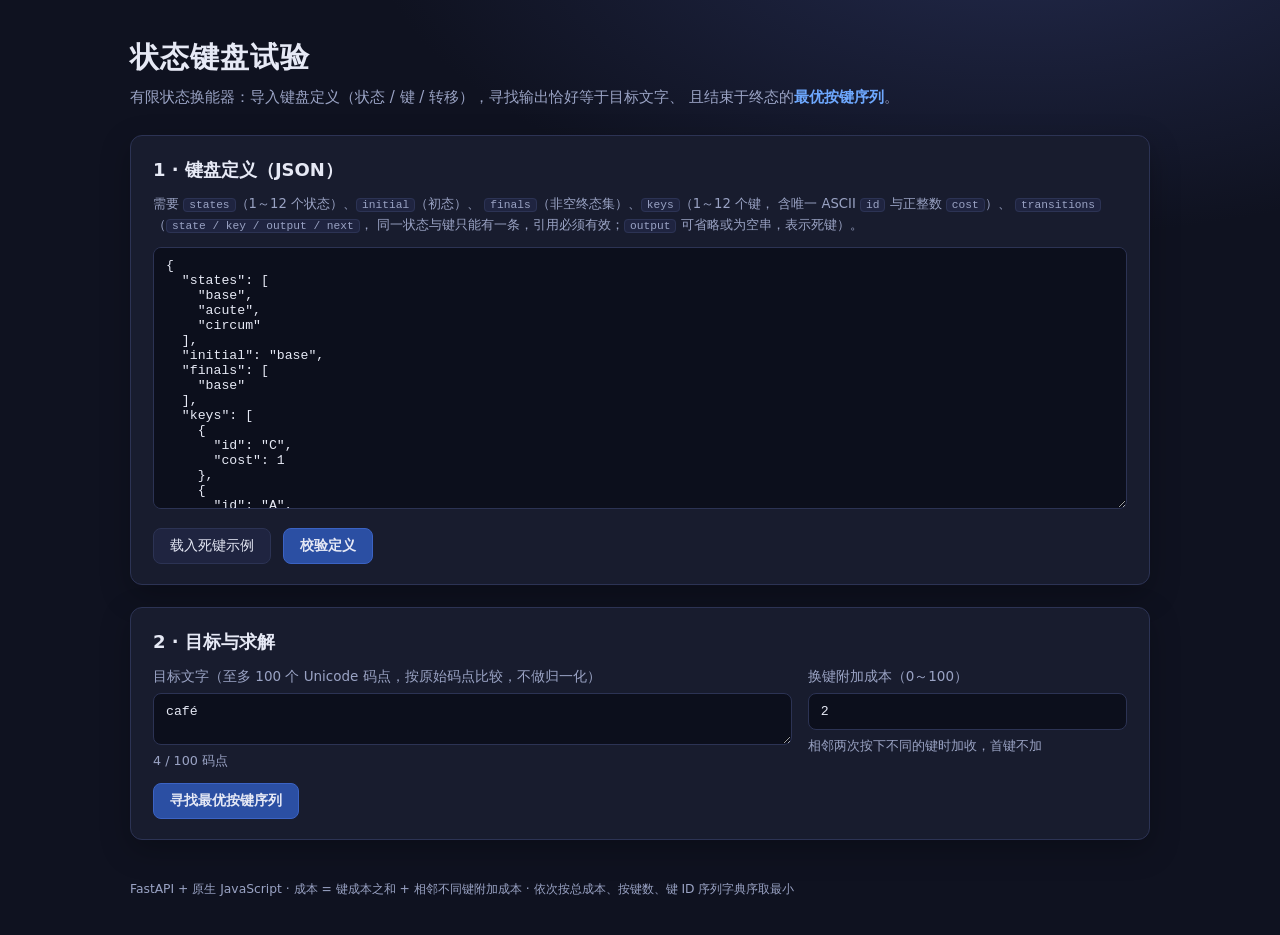
<file: static/index.html>
<!DOCTYPE html>
<html lang="zh-CN">
<head>
  <meta charset="UTF-8" />
  <meta name="viewport" content="width=device-width, initial-scale=1.0" />
  <title>状态键盘试验</title>
  <link rel="stylesheet" href="styles.css" />
</head>
<body>
  <header class="site-header">
    <h1>状态键盘试验</h1>
    <p class="subtitle">
      有限状态换能器：导入键盘定义（状态 / 键 / 转移），寻找输出恰好等于目标文字、
      且结束于终态的<span class="em">最优按键序列</span>。
    </p>
  </header>

  <main>
    <!-- ============ 1. 键盘定义 ============ -->
    <section class="card">
      <h2>1 · 键盘定义（JSON）</h2>
      <p class="hint">
        需要 <code>states</code>（1～12 个状态）、<code>initial</code>（初态）、
        <code>finals</code>（非空终态集）、<code>keys</code>（1～12 个键，
        含唯一 ASCII <code>id</code> 与正整数 <code>cost</code>）、
        <code>transitions</code>（<code>state / key / output / next</code>，
        同一状态与键只能有一条，引用必须有效；<code>output</code> 可省略或为空串，表示死键）。
      </p>
      <textarea id="jsonInput" spellcheck="false" rows="16"
        placeholder='{"states": [...], "initial": ..., "finals": [...], "keys": [...], "transitions": [...]}'></textarea>
      <div class="row">
        <button id="loadExampleBtn" type="button">载入死键示例</button>
        <button id="validateBtn" type="button" class="primary">校验定义</button>
        <span id="validateMsg" class="msg"></span>
      </div>

      <div id="machineView" class="machine-view" hidden>
        <h3>状态</h3>
        <div id="statesView" class="chips"></div>
        <h3>键</h3>
        <div class="table-wrap">
          <table id="keysTable">
            <thead><tr><th>键 ID</th><th>成本</th></tr></thead>
            <tbody></tbody>
          </table>
        </div>
        <h3>转移表</h3>
        <div class="table-wrap">
          <table id="transTable">
            <thead><tr><th>当前状态</th><th>键</th><th>输出</th><th>下一状态</th></tr></thead>
            <tbody></tbody>
          </table>
        </div>
      </div>
    </section>

    <!-- ============ 2. 求解 ============ -->
    <section class="card">
      <h2>2 · 目标与求解</h2>
      <div class="grid">
        <label class="field">
          <span>目标文字（至多 100 个 Unicode 码点，按原始码点比较，不做归一化）</span>
          <textarea id="targetInput" rows="2" spellcheck="false"></textarea>
          <small id="targetCount" class="muted">0 / 100 码点</small>
        </label>
        <label class="field narrow">
          <span>换键附加成本（0～100）</span>
          <input id="surchargeInput" type="number" min="0" max="100" step="1" value="2" />
          <small class="muted">相邻两次按下不同的键时加收，首键不加</small>
        </label>
      </div>
      <div class="row">
        <button id="solveBtn" type="button" class="primary">寻找最优按键序列</button>
        <span id="solveMsg" class="msg"></span>
      </div>

      <!-- 结果 -->
      <div id="resultView" hidden>
        <div id="noSolutionBox" class="no-solution" hidden></div>
        <div id="foundPane">
          <div id="solutionSummary"></div>

          <h3>逐步演示</h3>
          <div id="player" class="player">
            <div class="player-controls">
              <button id="firstBtn" type="button">⏮ 首步</button>
              <button id="prevBtn" type="button">◀ 上一步</button>
              <button id="nextBtn" type="button">下一步 ▶</button>
              <button id="lastBtn" type="button">末步 ⏭</button>
              <button id="autoBtn" type="button">▶ 自动播放</button>
              <span id="stepIndicator" class="step-indicator"></span>
            </div>
            <div id="stepDetail" class="step-detail"></div>
            <div class="progress-wrap">
              <div class="progress-label">输出进度（绿色为已匹配码点，灰色为剩余目标）</div>
              <div id="progressBar" class="progress-bar"></div>
            </div>
          </div>

          <h3>全部步骤</h3>
          <div class="table-wrap">
            <table id="stepsTable">
              <thead>
                <tr>
                  <th>#</th><th>键</th><th>状态</th><th>输出</th>
                  <th>键成本</th><th>换键附加</th><th>本步成本</th><th>累计成本</th>
                </tr>
              </thead>
              <tbody></tbody>
            </table>
          </div>
          <p id="statsLine" class="muted"></p>
        </div>
      </div>
    </section>
  </main>

  <footer class="site-footer">
    FastAPI + 原生 JavaScript · 成本 = 键成本之和 + 相邻不同键附加成本 ·
    依次按总成本、按键数、键 ID 序列字典序取最小
  </footer>

  <script src="app.js"></script>
</body>
</html>
</file>
<file: static/styles.css>
:root {
  --bg: #0f1220;
  --panel: #181c2e;
  --panel-2: #1f2440;
  --border: #2c3354;
  --text: #e6e9f5;
  --muted: #9aa3c4;
  --accent: #6ea8fe;
  --accent-2: #4ade80;
  --warn: #fbbf24;
  --error: #f87171;
  --ok: #34d399;
  --dead: #c084fc;
  --radius: 12px;
  font-size: 15px;
}

* { box-sizing: border-box; }

body {
  margin: 0;
  font-family: "Segoe UI", "PingFang SC", "Microsoft YaHei", system-ui, sans-serif;
  background: radial-gradient(1200px 600px at 80% -10%, #232a4d 0%, var(--bg) 55%);
  color: var(--text);
  line-height: 1.55;
}

.site-header {
  max-width: 1060px;
  margin: 0 auto;
  padding: 36px 20px 8px;
}
.site-header h1 { margin: 0 0 6px; font-size: 1.9rem; letter-spacing: 1px; }
.subtitle { margin: 0; color: var(--muted); max-width: 820px; }
.em { color: var(--accent); font-weight: 600; }

main {
  max-width: 1060px;
  margin: 0 auto;
  padding: 18px 20px 40px;
  display: flex;
  flex-direction: column;
  gap: 22px;
}

.card {
  background: var(--panel);
  border: 1px solid var(--border);
  border-radius: var(--radius);
  padding: 20px 22px;
  box-shadow: 0 10px 30px rgba(0, 0, 0, 0.25);
}
.card h2 { margin: 0 0 10px; font-size: 1.2rem; }
.card h3 { margin: 18px 0 8px; font-size: 1rem; color: var(--accent); }

.hint { color: var(--muted); font-size: 0.88rem; margin: 0 0 12px; }
code {
  background: var(--panel-2);
  border: 1px solid var(--border);
  border-radius: 4px;
  padding: 0 5px;
  font-size: 0.85em;
}

textarea, input[type="number"] {
  width: 100%;
  background: #0c0f1c;
  color: var(--text);
  border: 1px solid var(--border);
  border-radius: 8px;
  padding: 10px 12px;
  font-family: "JetBrains Mono", Consolas, monospace;
  font-size: 0.88rem;
  resize: vertical;
}
textarea:focus, input:focus { outline: 2px solid var(--accent); outline-offset: -1px; }

.row { display: flex; align-items: center; gap: 12px; margin-top: 12px; flex-wrap: wrap; }

button {
  background: var(--panel-2);
  color: var(--text);
  border: 1px solid var(--border);
  border-radius: 8px;
  padding: 8px 16px;
  cursor: pointer;
  font-size: 0.9rem;
  transition: transform 0.05s ease, background 0.15s ease;
}
button:hover { background: #2a3157; }
button:active { transform: translateY(1px); }
button.primary { background: #2b4fa3; border-color: #3b63c4; font-weight: 600; }
button.primary:hover { background: #345fc4; }

.msg { font-size: 0.9rem; }
.msg.ok { color: var(--ok); }
.msg.err { color: var(--error); }

.muted { color: var(--muted); font-size: 0.85rem; }

.grid { display: grid; grid-template-columns: 2fr 1fr; gap: 16px; }
.field { display: flex; flex-direction: column; gap: 6px; }
.field > span { font-size: 0.9rem; color: var(--muted); }

.chips { display: flex; flex-wrap: wrap; gap: 8px; }
.chip {
  border: 1px solid var(--border);
  background: var(--panel-2);
  border-radius: 999px;
  padding: 3px 12px;
  font-size: 0.85rem;
}
.chip.initial { border-color: var(--warn); color: var(--warn); }
.chip.final { border-color: var(--accent-2); color: var(--accent-2); }
.chip.both { border-color: var(--accent); color: var(--accent); background: #20284a; }

.table-wrap { overflow-x: auto; }
table { border-collapse: collapse; width: 100%; font-size: 0.88rem; }
th, td {
  border: 1px solid var(--border);
  padding: 6px 10px;
  text-align: left;
  white-space: nowrap;
}
th { background: var(--panel-2); color: var(--muted); font-weight: 600; }
td.wrap { white-space: normal; word-break: break-all; }

.output-cell { font-family: "JetBrains Mono", Consolas, monospace; }
.dead-mark { color: var(--dead); font-style: italic; }

/* ---- 结果摘要 ---- */
.summary-box {
  margin-top: 16px;
  background: var(--panel-2);
  border: 1px solid var(--border);
  border-radius: 10px;
  padding: 14px 16px;
  display: grid;
  grid-template-columns: repeat(auto-fit, minmax(150px, 1fr));
  gap: 10px 18px;
}
.summary-box .label { color: var(--muted); font-size: 0.8rem; }
.summary-box .value { font-size: 1.05rem; font-weight: 600; }
.seq { font-family: "JetBrains Mono", Consolas, monospace; word-break: break-all; }

.no-solution {
  margin-top: 16px;
  background: #3a1d24;
  border: 1px solid #6b2f3b;
  color: #ffc4c4;
  border-radius: 10px;
  padding: 14px 16px;
}

/* ---- 播放器 ---- */
.player {
  margin-top: 8px;
  background: var(--panel-2);
  border: 1px solid var(--border);
  border-radius: 10px;
  padding: 14px 16px;
}
.player-controls { display: flex; gap: 8px; flex-wrap: wrap; align-items: center; }
.step-indicator { color: var(--muted); margin-left: auto; font-family: monospace; }

.step-detail {
  margin: 12px 0;
  display: grid;
  grid-template-columns: repeat(auto-fit, minmax(140px, 1fr));
  gap: 10px;
}
.step-detail .cell {
  background: #0c0f1c;
  border: 1px solid var(--border);
  border-radius: 8px;
  padding: 8px 10px;
}
.step-detail .cell .label { color: var(--muted); font-size: 0.76rem; }
.step-detail .cell .value { font-size: 1.05rem; font-weight: 600; font-family: monospace; }

.progress-wrap { margin-top: 4px; }
.progress-label { color: var(--muted); font-size: 0.8rem; margin-bottom: 4px; }
.progress-bar {
  background: #0c0f1c;
  border: 1px solid var(--border);
  border-radius: 8px;
  min-height: 34px;
  padding: 5px 8px;
  font-family: "JetBrains Mono", Consolas, monospace;
  font-size: 0.95rem;
  word-break: break-all;
  line-height: 1.5;
}
.progress-bar .done { color: var(--accent-2); }
.progress-bar .todo { color: #5a6285; }

tr.current { background: #232c52; }
tr.current td { border-color: var(--accent); }

.site-footer {
  max-width: 1060px;
  margin: 0 auto;
  padding: 0 20px 36px;
  color: var(--muted);
  font-size: 0.82rem;
}

@media (max-width: 720px) {
  .grid { grid-template-columns: 1fr; }
}
</file>
